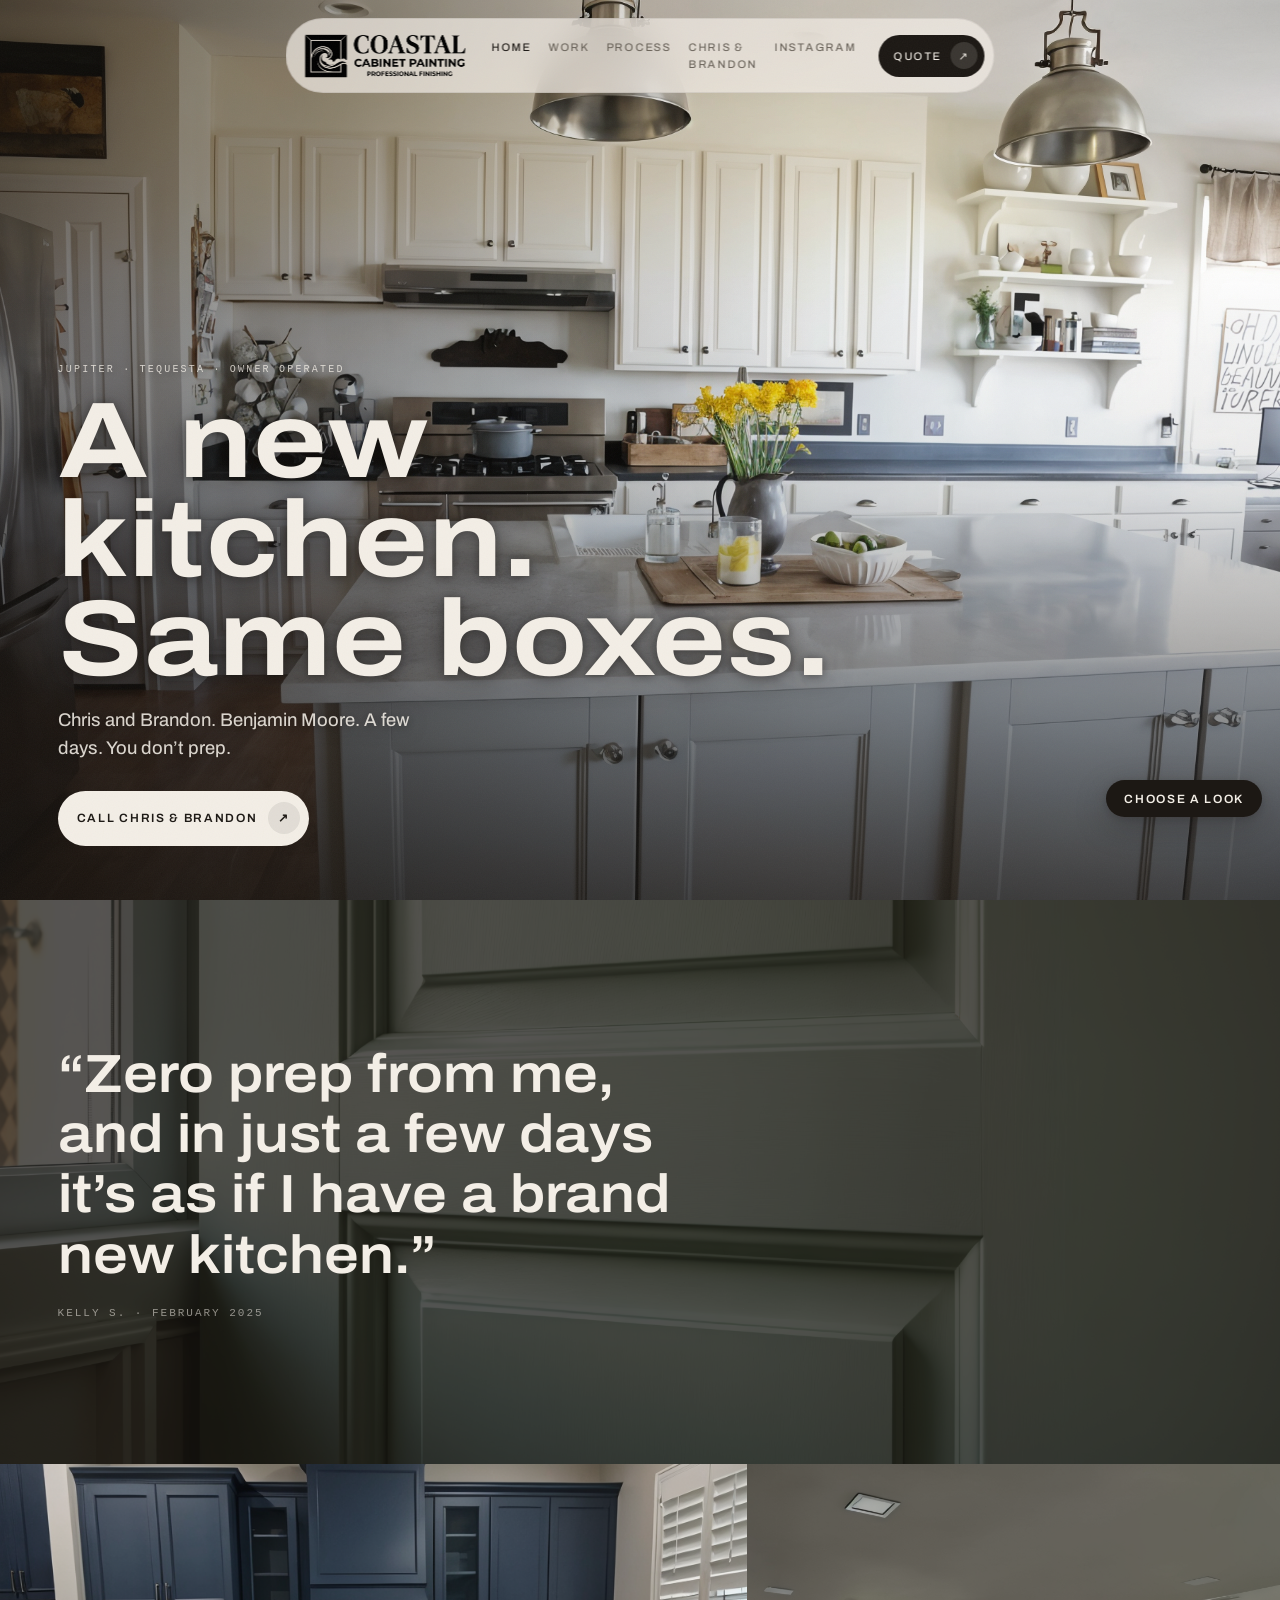
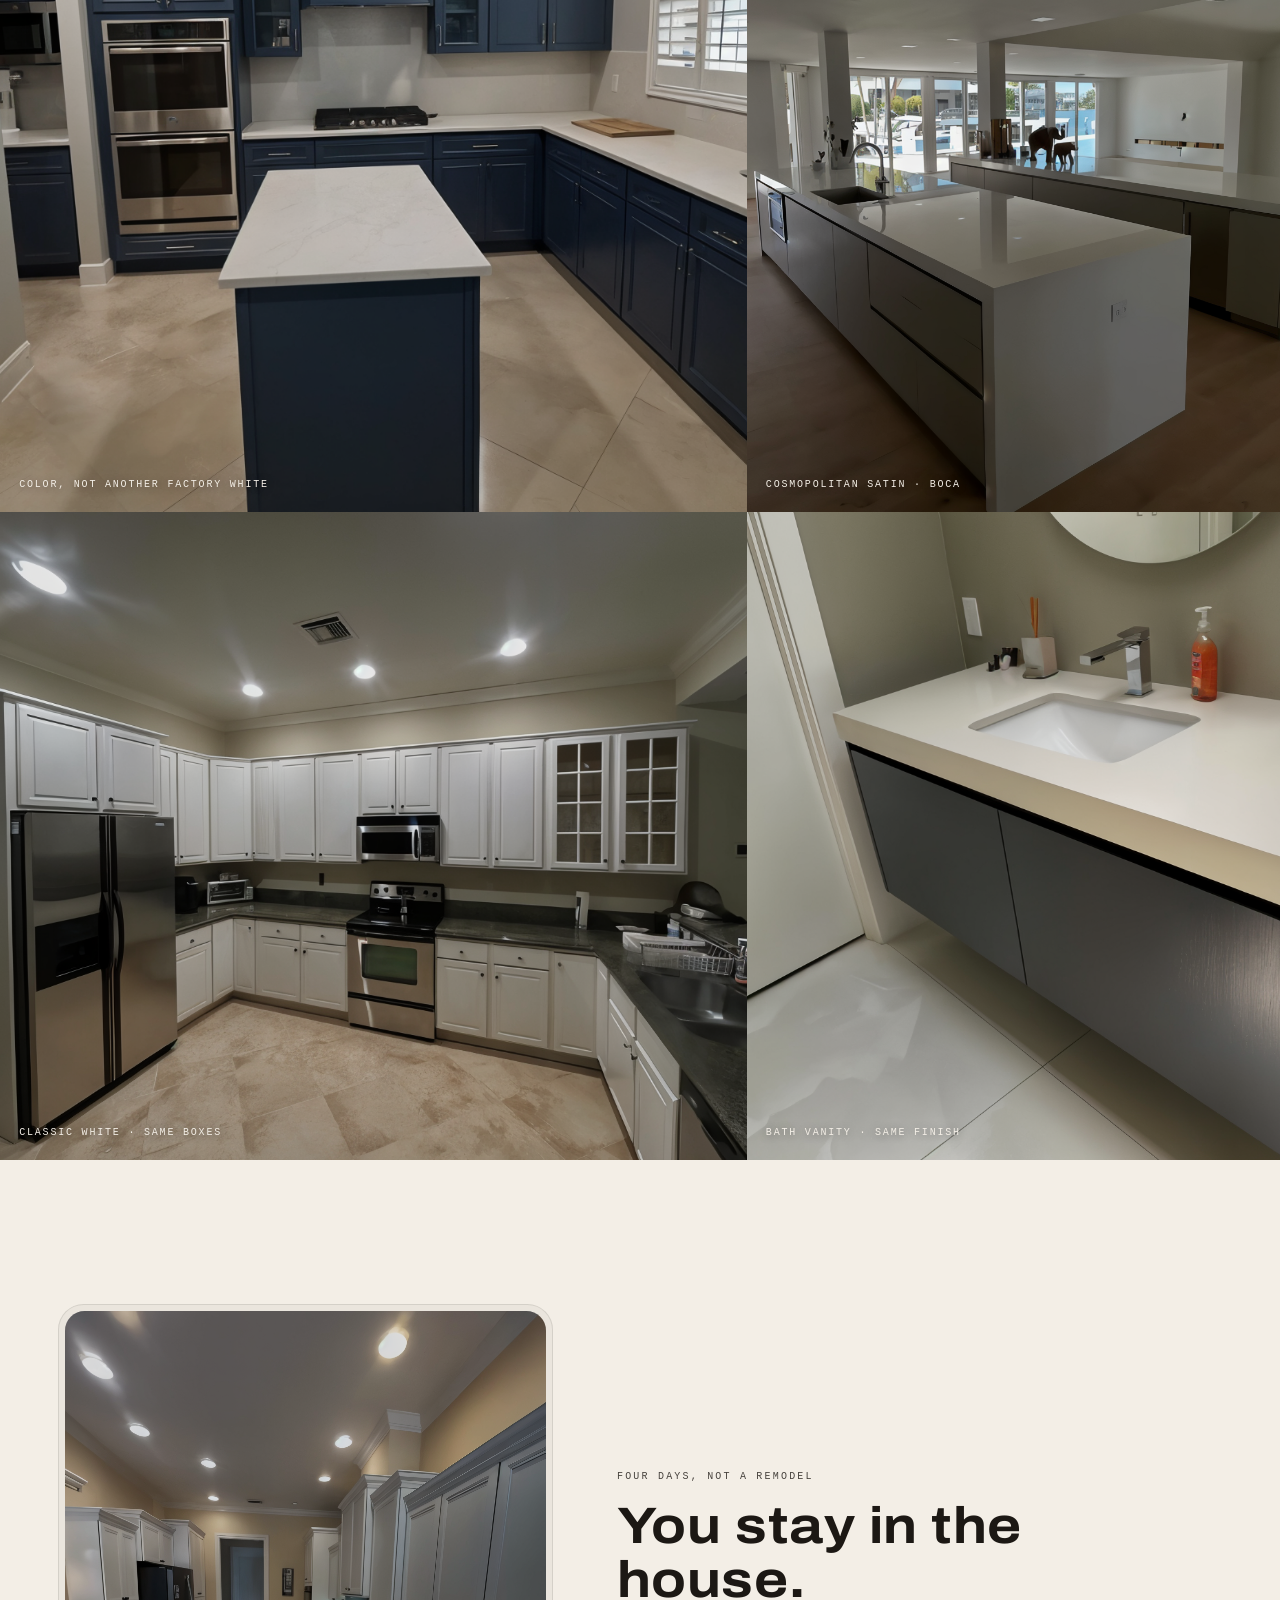
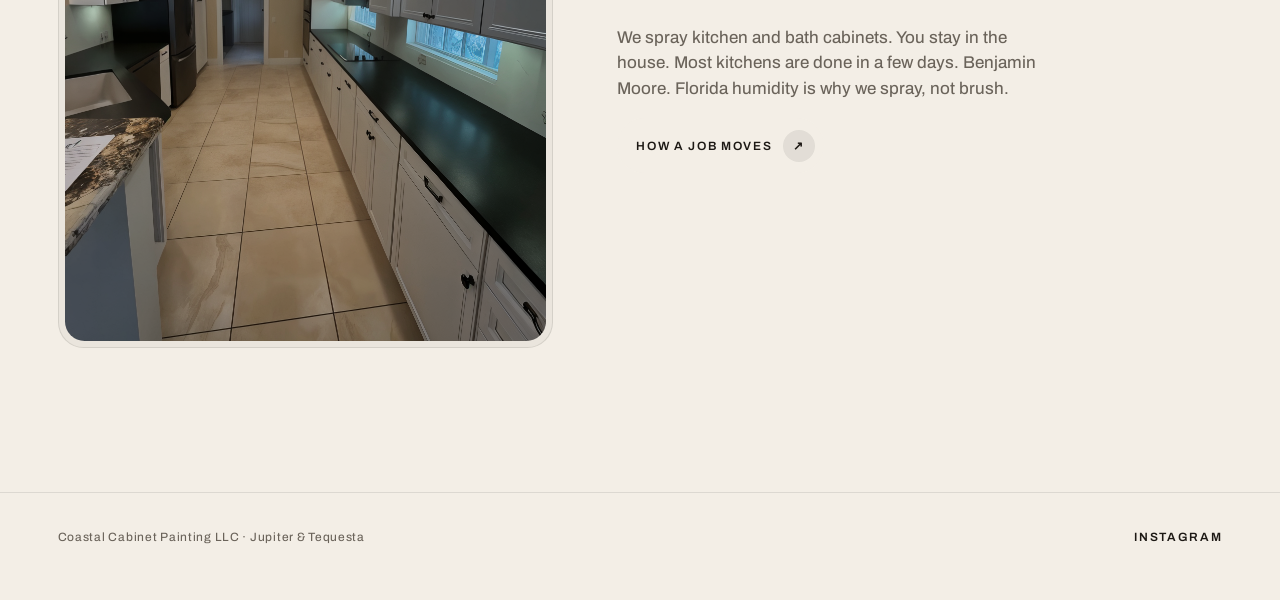
<file: index.html>
<!doctype html>
<html lang="en" data-layout="mosaic">
<head>
  <meta charset="utf-8">
  <meta name="viewport" content="width=device-width, initial-scale=1">
  <title>Coastal Cabinet Painting — Jupiter &amp; Tequesta</title>
  <meta name="description" content="Chris and Brandon refinish kitchen and bath cabinets in Jupiter and Tequesta. Owner-operated. Benjamin Moore. A few days, not a remodel.">
  <link rel="icon" href="assets/icon.png">
  <link rel="stylesheet" href="styles.css">
</head>
<body>
  <nav class="nav" aria-label="Primary">
    <a class="mark mark-wordmark" href="index.html"><img src="assets/logo-opts/canva-box-light.png" alt="">Coastal Cabinet Painting</a>
    <div class="nav-links">
      <a href="index.html" aria-current="page">Home</a>
      <a href="work.html">Work</a>
      <a href="process.html">Process</a>
      <a href="about.html">Chris &amp; Brandon</a>
      <a href="https://www.instagram.com/coastalcabinetpainting/" target="_blank" rel="noopener">Instagram</a>
    </div>
    <a class="nav-cta" href="contact.html">Quote <span>↗</span></a>
  </nav>

  <section class="hero bleed">
    <img src="assets/hero.jpg" alt="Two-tone kitchen island refinished by Coastal Cabinet Painting">
    <div class="hero-copy reveal">
      <div class="eyebrow">Jupiter · Tequesta · Owner operated</div>
      <h1>A new kitchen. Same boxes.</h1>
      <p class="lede">Chris and Brandon. Benjamin Moore. A few days. You don’t prep.</p>
      <a class="cta" href="tel:+14076172886">Call Chris &amp; Brandon <i>↗</i></a>
    </div>
  </section>

  <section class="band dark">
    <p class="pull">“Zero prep from me, and in just a few days it’s as if I have a brand new kitchen.”
      <cite>Kelly S. · February 2025</cite>
    </p>
  </section>

  <section class="gallery bleed">
    <a href="work.html">
      <img src="assets/work-2.jpg" alt="Navy kitchen cabinets">
      <span class="cap">Color, not another factory white</span>
    </a>
    <a href="work.html">
      <img src="assets/work-5.jpg" alt="Waterfront kitchen islands">
      <span class="cap">Cosmopolitan satin · Boca</span>
    </a>
    <a href="work.html">
      <img src="assets/work-3.jpg" alt="White kitchen after refinish">
      <span class="cap">Classic white · same boxes</span>
    </a>
    <a href="work.html">
      <img src="assets/work-4.jpg" alt="Painted bath vanity">
      <span class="cap">Bath vanity · same finish</span>
    </a>
  </section>

  <section class="split">
    <div class="bezel"><img src="assets/work-1.jpg" alt="Kitchen in progress"></div>
    <div>
      <div class="eyebrow">Four days, not a remodel</div>
      <h2>You stay in the house.</h2>
      <p>We spray kitchen and bath cabinets. You stay in the house. Most kitchens are done in a few days. Benjamin Moore. Florida humidity is why we spray, not brush.</p>
      <p><a class="cta" href="process.html">How a job moves <i>↗</i></a></p>
    </div>
  </section>

      <footer class="site">
    <span>Coastal Cabinet Painting LLC · Jupiter &amp; Tequesta</span>
    <span><a href="https://www.instagram.com/coastalcabinetpainting/" target="_blank" rel="noopener">Instagram</a></span>
  </footer>
  <script src="picker.js?v=hold-line"></script>

<div class="sticky-bar quote-primary"><a class="sticky-estimate" href="contact.html"><span>Quote</span></a><a class="sticky-call-btn" href="tel:+14076172886"><span class="sticky-call-label">Call Chris &amp; Brandon</span><span class="sticky-call-num">(407) 617-2886</span></a></div>
</body>
</html>
</file>
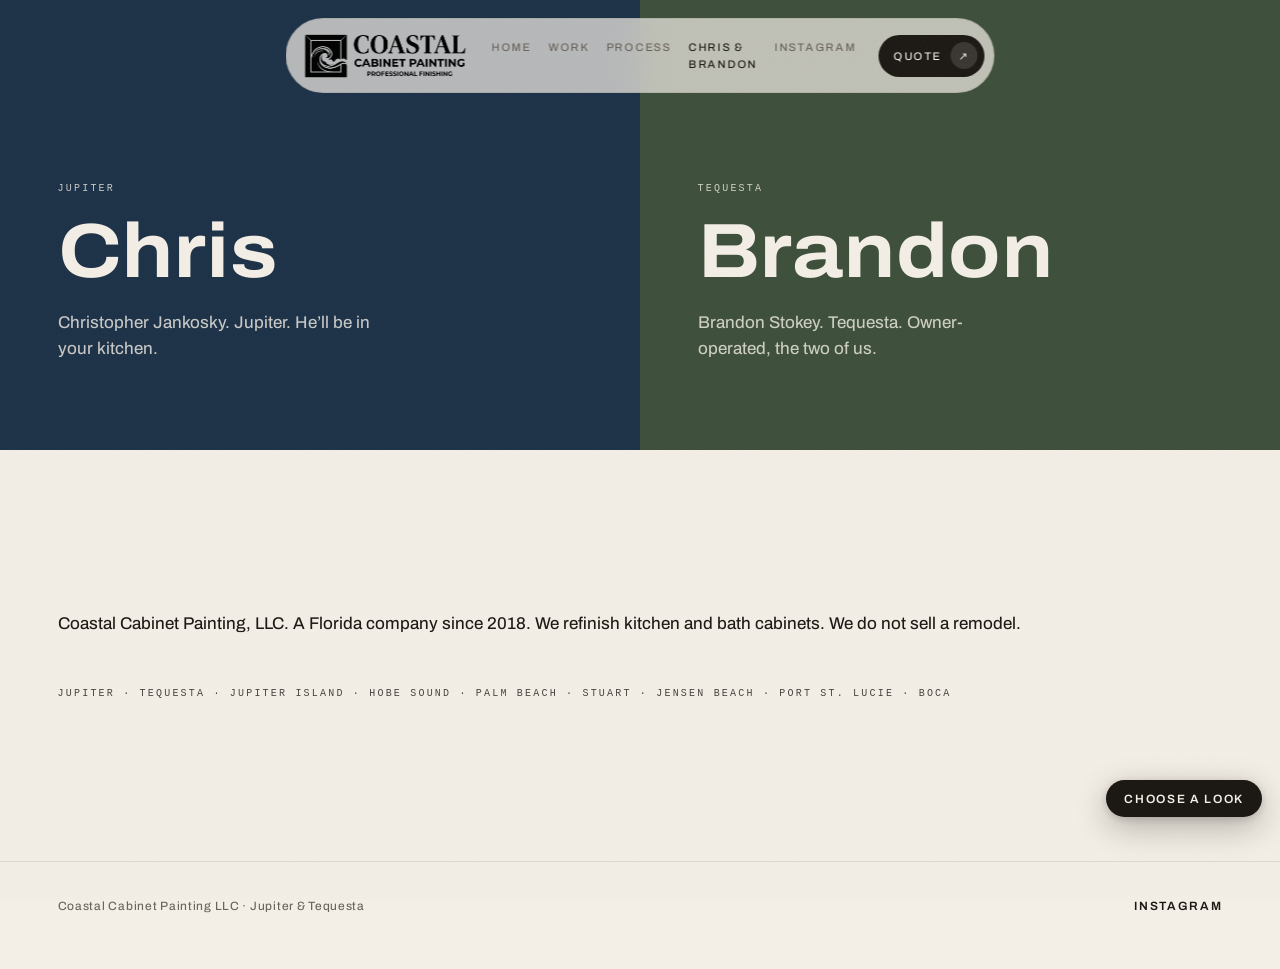
<file: about.html>
<!doctype html>
<html lang="en">
<head>
  <meta charset="utf-8">
  <meta name="viewport" content="width=device-width, initial-scale=1">
  <title>Chris &amp; Brandon — Coastal Cabinet Painting</title>
  <link rel="icon" href="assets/icon.png">
  <link rel="stylesheet" href="styles.css">
</head>
<body>
  <nav class="nav">
    <a class="mark mark-wordmark" href="index.html"><img src="assets/logo-opts/canva-box-light.png" alt="">Coastal Cabinet Painting</a>
    <div class="nav-links">
      <a href="index.html">Home</a>
      <a href="work.html">Work</a>
      <a href="process.html">Process</a>
      <a href="about.html" aria-current="page">Chris &amp; Brandon</a>
      <a href="https://www.instagram.com/coastalcabinetpainting/" target="_blank" rel="noopener">Instagram</a>
    </div>
    <a class="nav-cta" href="contact.html">Quote <span>↗</span></a>
  </nav>

  <div class="names">
    <article>
      <div class="eyebrow">Jupiter</div>
      <h2>Chris</h2>
      <p>Christopher Jankosky. Jupiter. He’ll be in your kitchen.</p>
    </article>
    <article>
      <div class="eyebrow">Tequesta</div>
      <h2>Brandon</h2>
      <p>Brandon Stokey. Tequesta. Owner-operated, the two of us.</p>
    </article>
  </div>

  <section class="band">
    <p>Coastal Cabinet Painting, LLC. A Florida company since 2018. We refinish kitchen and bath cabinets. We do not sell a remodel.</p>
    <p class="eyebrow" style="margin-top:2rem">Jupiter · Tequesta · Jupiter Island · Hobe Sound · Palm Beach · Stuart · Jensen Beach · Port St. Lucie · Boca</p>
  </section>

      <footer class="site">
    <span>Coastal Cabinet Painting LLC · Jupiter &amp; Tequesta</span>
    <span><a href="https://www.instagram.com/coastalcabinetpainting/" target="_blank" rel="noopener">Instagram</a></span>
  </footer>
  <script src="picker.js?v=hold-line"></script>

<div class="sticky-bar quote-primary"><a class="sticky-estimate" href="contact.html"><span>Quote</span></a><a class="sticky-call-btn" href="tel:+14076172886"><span class="sticky-call-label">Call Chris &amp; Brandon</span><span class="sticky-call-num">(407) 617-2886</span></a></div>
</body>
</html>
</file>
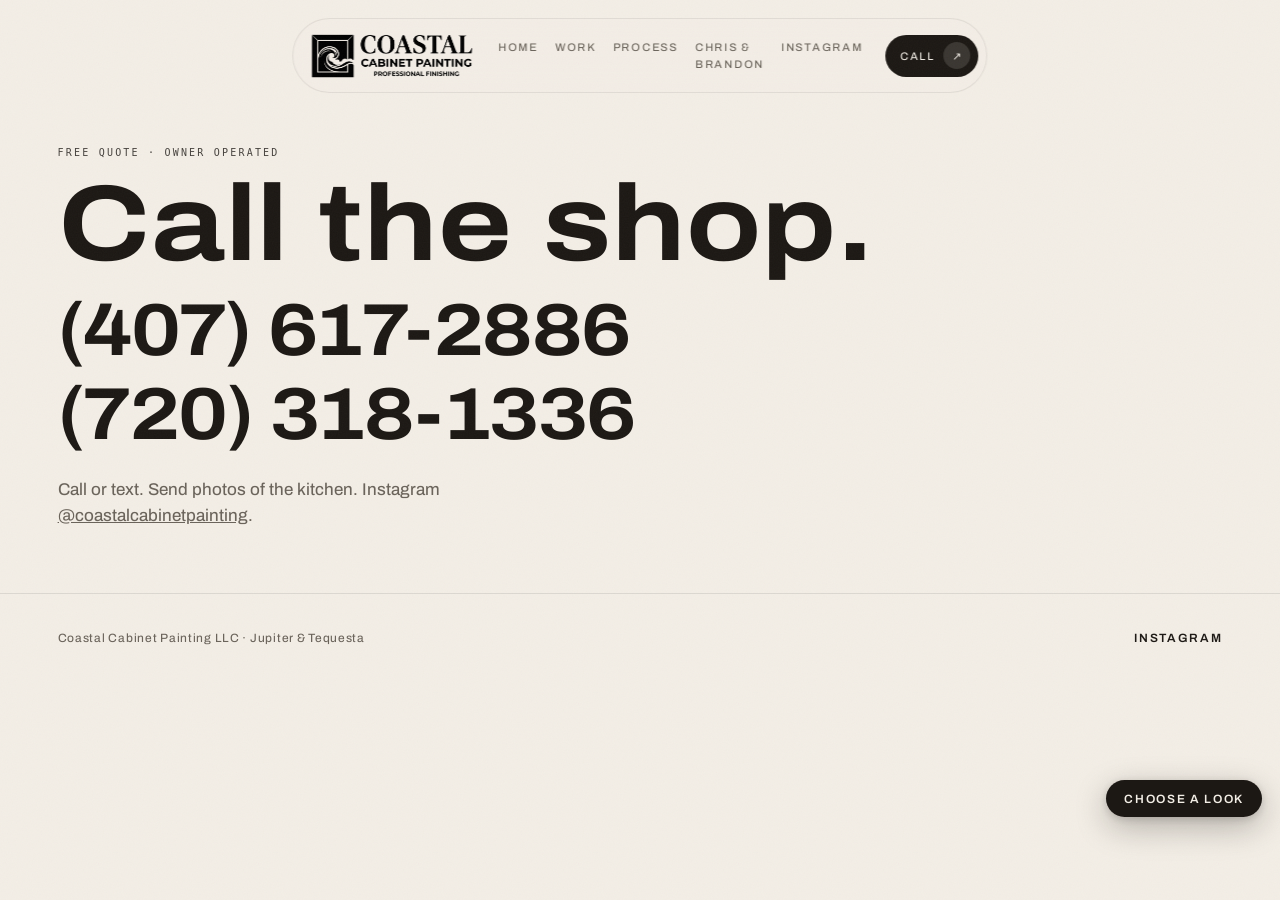
<file: contact.html>
<!doctype html>
<html lang="en">
<head>
  <meta charset="utf-8">
  <meta name="viewport" content="width=device-width, initial-scale=1">
  <title>Contact — Coastal Cabinet Painting</title>
  <link rel="icon" href="assets/icon.png">
  <link rel="stylesheet" href="styles.css">
</head>
<body>
  <nav class="nav">
    <a class="mark mark-wordmark" href="index.html"><img src="assets/logo-opts/canva-box-light.png" alt="">Coastal Cabinet Painting</a>
    <div class="nav-links">
      <a href="index.html">Home</a>
      <a href="work.html">Work</a>
      <a href="process.html">Process</a>
      <a href="about.html">Chris &amp; Brandon</a>
      <a href="https://www.instagram.com/coastalcabinetpainting/" target="_blank" rel="noopener">Instagram</a>
    </div>
    <a class="nav-cta" href="tel:+14076172886">Call <span>↗</span></a>
  </nav>

  <header class="page-hero">
    <div class="eyebrow">Free quote · owner operated</div>
    <h1>Call the shop.</h1>
    <a class="phone" href="tel:+14076172886">(407) 617-2886</a>
    <a class="phone" href="tel:+17203181336">(720) 318-1336</a>
    <p style="color:var(--muted); max-width:42ch; margin-top:1.5rem">Call or text. Send photos of the kitchen. Instagram <a href="https://www.instagram.com/coastalcabinetpainting/">@coastalcabinetpainting</a>.</p>
  </header>

      <footer class="site">
    <span>Coastal Cabinet Painting LLC · Jupiter &amp; Tequesta</span>
    <span><a href="https://www.instagram.com/coastalcabinetpainting/" target="_blank" rel="noopener">Instagram</a></span>
  </footer>
  <script src="picker.js?v=hold-line"></script>

<div class="sticky-bar quote-primary"><a class="sticky-estimate" href="contact.html"><span>Quote</span></a><a class="sticky-call-btn" href="tel:+14076172886"><span class="sticky-call-label">Call Chris &amp; Brandon</span><span class="sticky-call-num">(407) 617-2886</span></a></div>
</body>
</html>
</file>
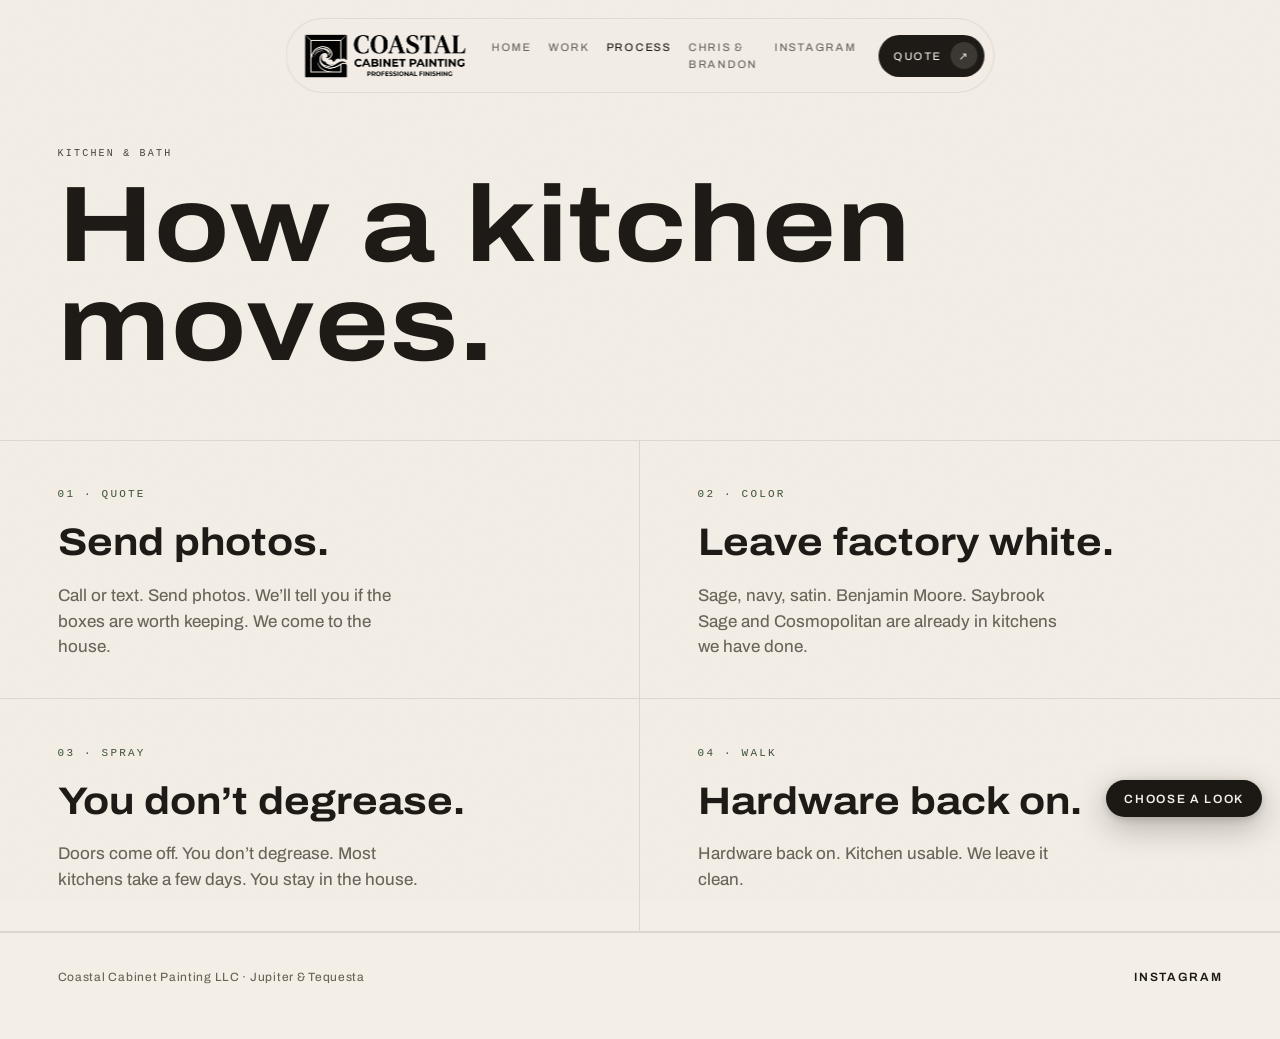
<file: process.html>
<!doctype html>
<html lang="en">
<head>
  <meta charset="utf-8">
  <meta name="viewport" content="width=device-width, initial-scale=1">
  <title>Process — Coastal Cabinet Painting</title>
  <link rel="icon" href="assets/icon.png">
  <link rel="stylesheet" href="styles.css">
</head>
<body>
  <nav class="nav">
    <a class="mark mark-wordmark" href="index.html"><img src="assets/logo-opts/canva-box-light.png" alt="">Coastal Cabinet Painting</a>
    <div class="nav-links">
      <a href="index.html">Home</a>
      <a href="work.html">Work</a>
      <a href="process.html" aria-current="page">Process</a>
      <a href="about.html">Chris &amp; Brandon</a>
      <a href="https://www.instagram.com/coastalcabinetpainting/" target="_blank" rel="noopener">Instagram</a>
    </div>
    <a class="nav-cta" href="contact.html">Quote <span>↗</span></a>
  </nav>

  <header class="page-hero">
    <div class="eyebrow">Kitchen &amp; bath</div>
    <h1>How a kitchen moves.</h1>
  </header>

  <section class="steps">
    <article class="step">
      <em>01 · Quote</em>
      <h3>Send photos.</h3>
      <p>Call or text. Send photos. We’ll tell you if the boxes are worth keeping. We come to the house.</p>
    </article>
    <article class="step">
      <em>02 · Color</em>
      <h3>Leave factory white.</h3>
      <p>Sage, navy, satin. Benjamin Moore. Saybrook Sage and Cosmopolitan are already in kitchens we have done.</p>
    </article>
    <article class="step">
      <em>03 · Spray</em>
      <h3>You don’t degrease.</h3>
      <p>Doors come off. You don’t degrease. Most kitchens take a few days. You stay in the house.</p>
    </article>
    <article class="step">
      <em>04 · Walk</em>
      <h3>Hardware back on.</h3>
      <p>Hardware back on. Kitchen usable. We leave it clean.</p>
    </article>
  </section>

      <footer class="site">
    <span>Coastal Cabinet Painting LLC · Jupiter &amp; Tequesta</span>
    <span><a href="https://www.instagram.com/coastalcabinetpainting/" target="_blank" rel="noopener">Instagram</a></span>
  </footer>
  <script src="picker.js?v=hold-line"></script>

<div class="sticky-bar quote-primary"><a class="sticky-estimate" href="contact.html"><span>Quote</span></a><a class="sticky-call-btn" href="tel:+14076172886"><span class="sticky-call-label">Call Chris &amp; Brandon</span><span class="sticky-call-num">(407) 617-2886</span></a></div>
</body>
</html>
</file>
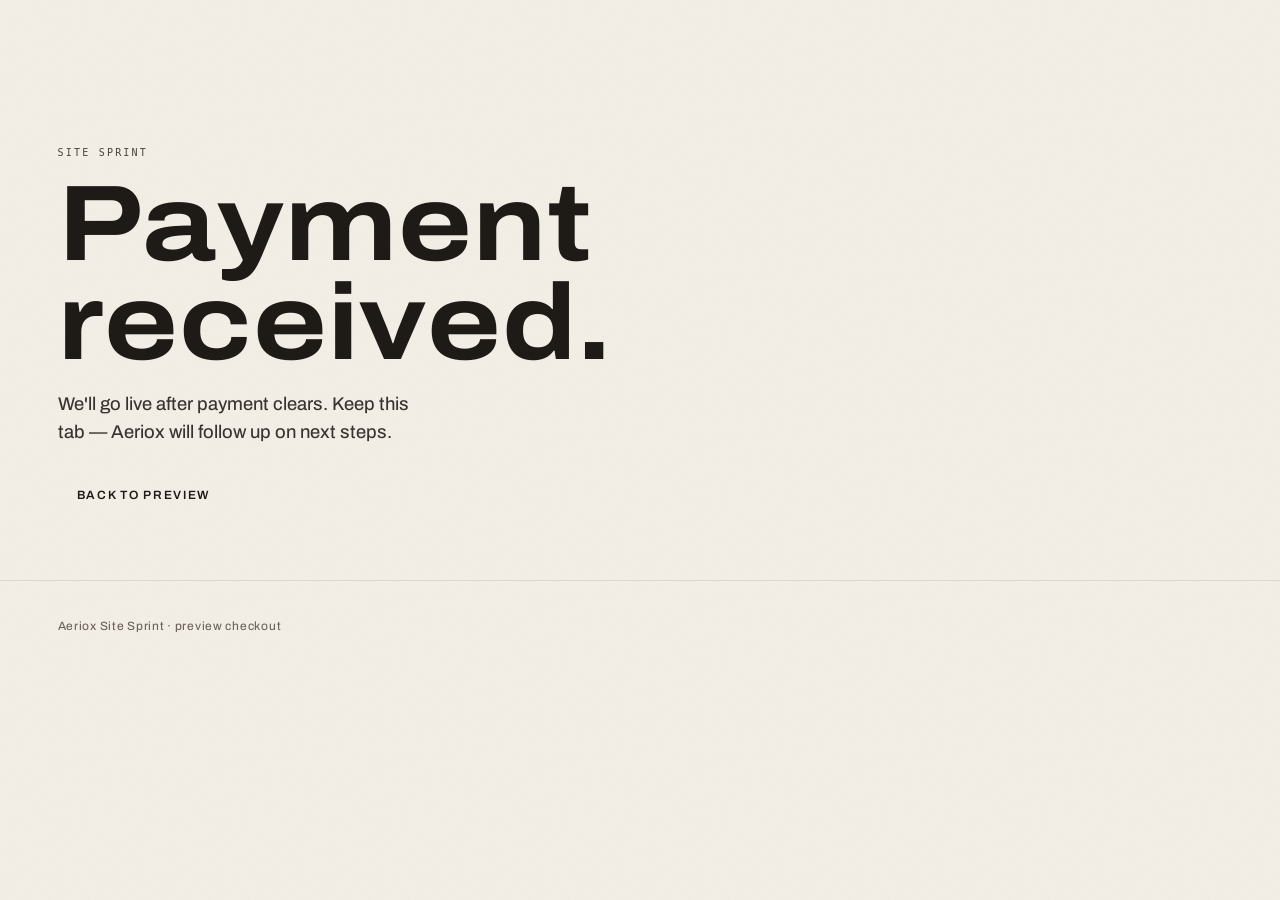
<file: thanks.html>
<!doctype html>
<html lang="en">
<head>
  <meta charset="utf-8">
  <meta name="viewport" content="width=device-width, initial-scale=1">
  <title>Payment received — Aeriox Site Sprint</title>
  <link rel="stylesheet" href="styles.css">
</head>
<body>
  <header class="page-hero">
    <div class="eyebrow">Site Sprint</div>
    <h1>Payment received.</h1>
    <p class="lede">We'll go live after payment clears. Keep this tab — Aeriox will follow up on next steps.</p>
    <p><a class="cta" href="index.html">Back to preview</a></p>
  </header>
  <footer class="site"><span>Aeriox Site Sprint · preview checkout</span></footer>
<div class="sticky-bar quote-primary"><a class="sticky-estimate" href="contact.html"><span>Quote</span></a><a class="sticky-call-btn" href="tel:+14076172886"><span class="sticky-call-label">Call Chris &amp; Brandon</span><span class="sticky-call-num">(407) 617-2886</span></a></div>
</body>
</html>
</file>
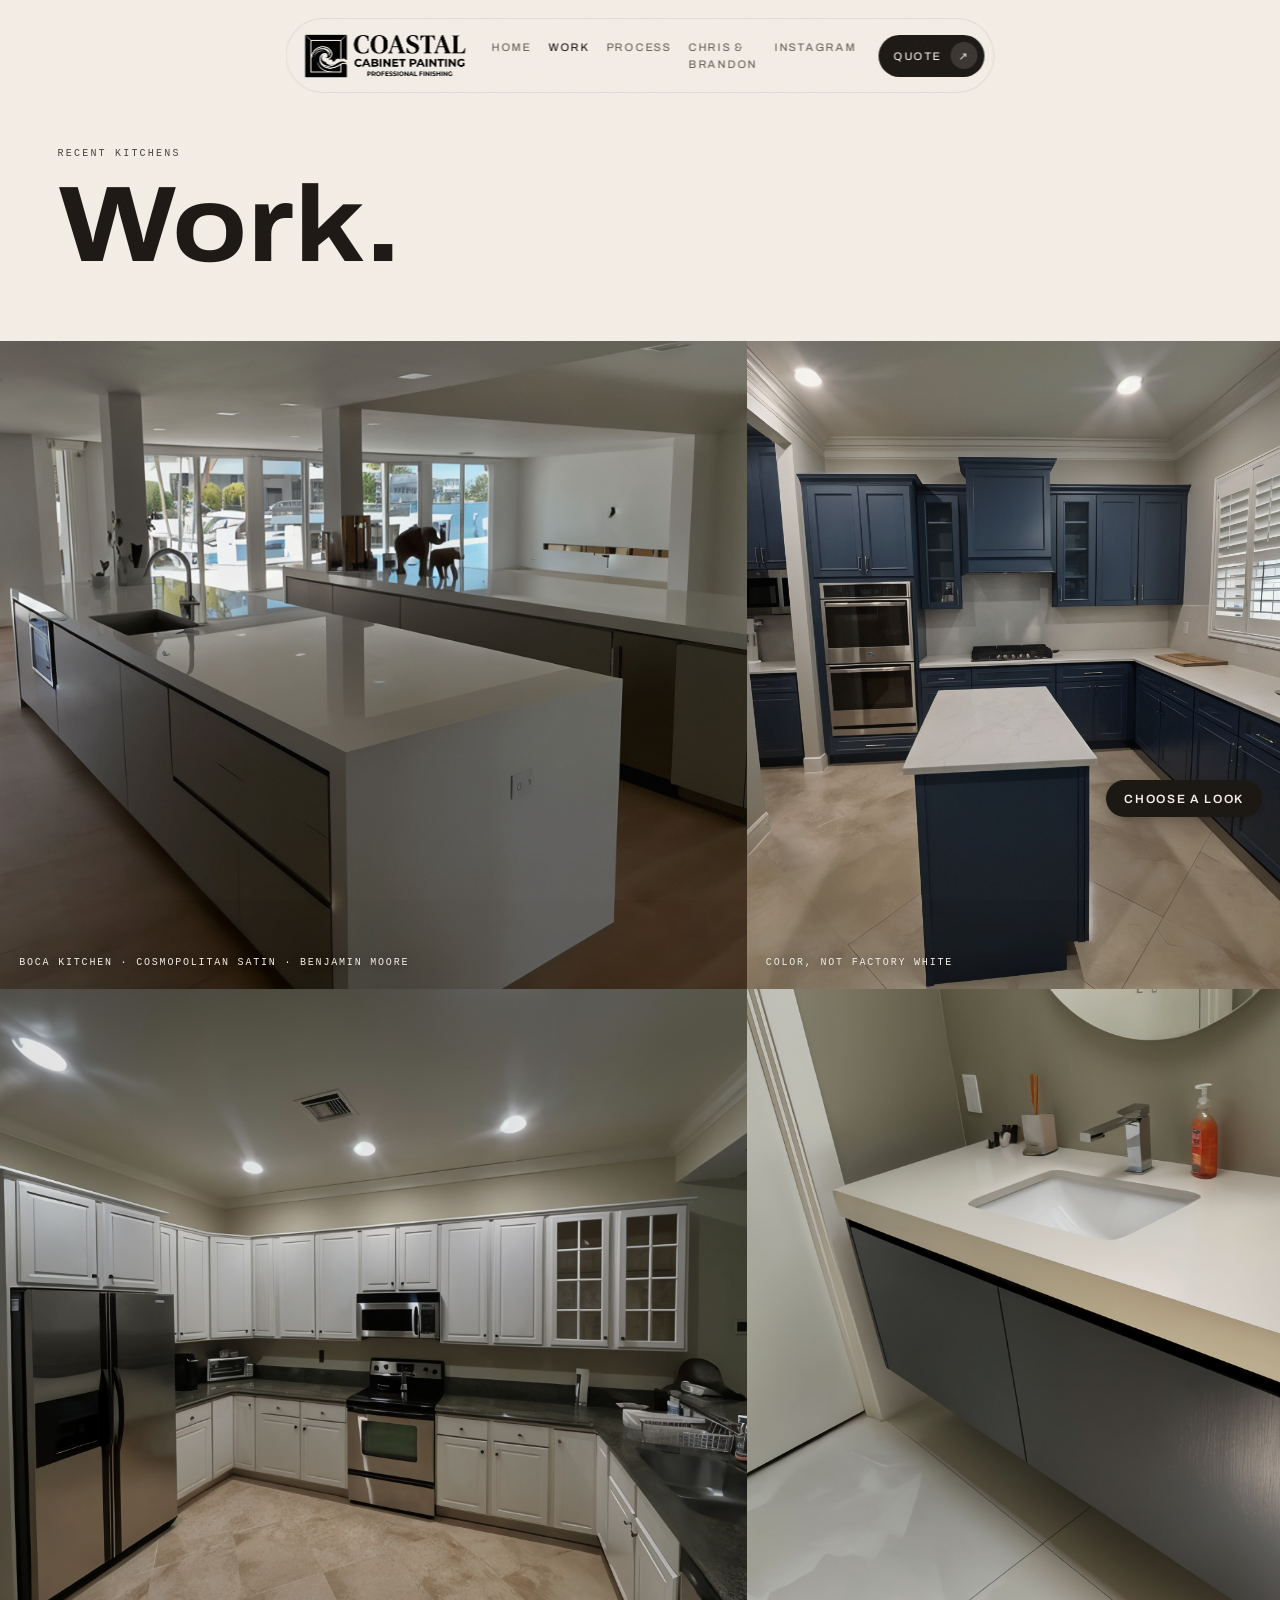
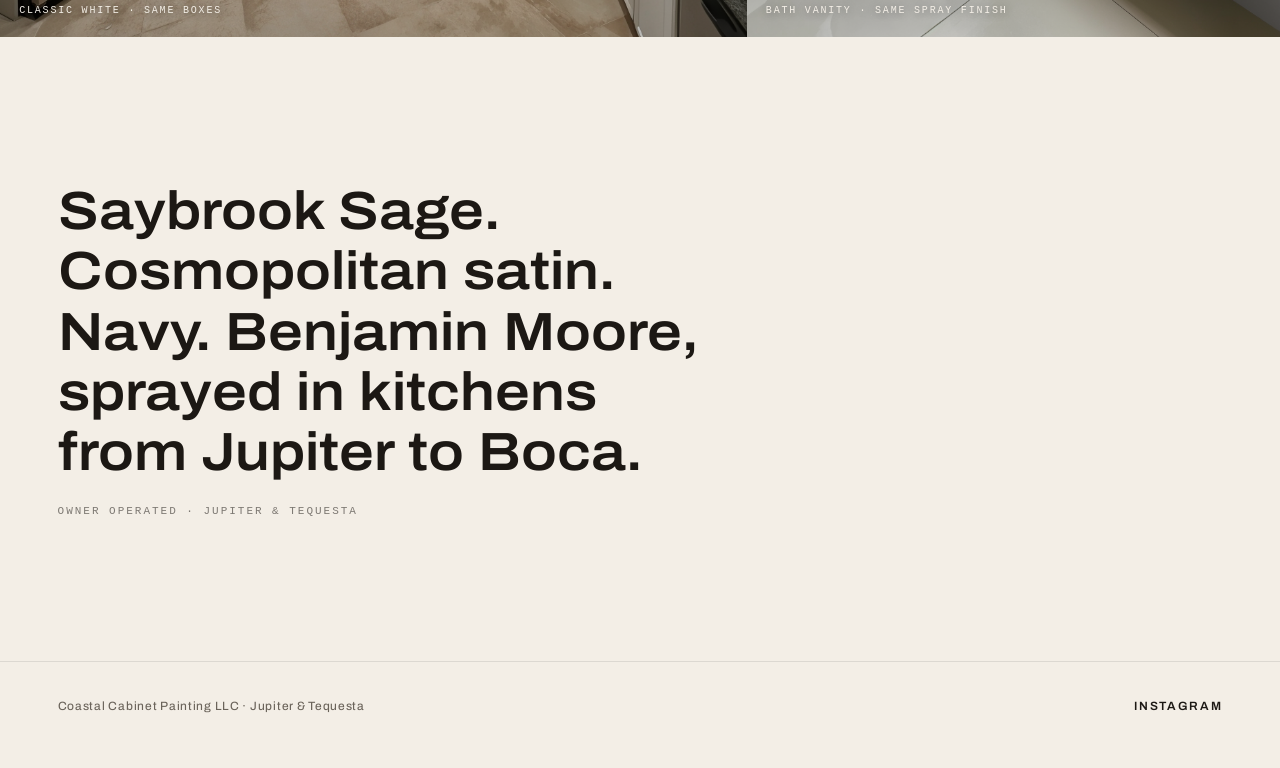
<file: work.html>
<!doctype html>
<html lang="en" data-layout="mosaic">
<head>
  <meta charset="utf-8">
  <meta name="viewport" content="width=device-width, initial-scale=1">
  <title>Work — Coastal Cabinet Painting</title>
  <link rel="icon" href="assets/icon.png">
  <link rel="stylesheet" href="styles.css">
</head>
<body>
  <nav class="nav">
    <a class="mark mark-wordmark" href="index.html"><img src="assets/logo-opts/canva-box-light.png" alt="">Coastal Cabinet Painting</a>
    <div class="nav-links">
      <a href="index.html">Home</a>
      <a href="work.html" aria-current="page">Work</a>
      <a href="process.html">Process</a>
      <a href="about.html">Chris &amp; Brandon</a>
      <a href="https://www.instagram.com/coastalcabinetpainting/" target="_blank" rel="noopener">Instagram</a>
    </div>
    <a class="nav-cta" href="contact.html">Quote <span>↗</span></a>
  </nav>

  <header class="page-hero">
    <div class="eyebrow">Recent kitchens</div>
    <h1>Work.</h1>
  </header>

  <section class="gallery bleed">
    <figure>
      <img src="assets/work-5.jpg" alt="Waterfront kitchen">
      <figcaption>Boca kitchen · Cosmopolitan satin · Benjamin Moore</figcaption>
    </figure>
    <figure>
      <img src="assets/work-2.jpg" alt="Navy cabinets">
      <figcaption>Color, not factory white</figcaption>
    </figure>
    <figure>
      <img src="assets/work-3.jpg" alt="White kitchen">
      <figcaption>Classic white · same boxes</figcaption>
    </figure>
    <figure>
      <img src="assets/work-4.jpg" alt="Bath vanity">
      <figcaption>Bath vanity · same spray finish</figcaption>
    </figure>
  </section>

  <section class="band">
    <p class="pull" style="color:var(--fg)">Saybrook Sage. Cosmopolitan satin. Navy. Benjamin Moore, sprayed in kitchens from Jupiter to Boca.
      <cite>Owner operated · Jupiter &amp; Tequesta</cite>
    </p>
  </section>

      <footer class="site">
    <span>Coastal Cabinet Painting LLC · Jupiter &amp; Tequesta</span>
    <span><a href="https://www.instagram.com/coastalcabinetpainting/" target="_blank" rel="noopener">Instagram</a></span>
  </footer>
  <script src="picker.js?v=hold-line"></script>

<div class="sticky-bar quote-primary"><a class="sticky-estimate" href="contact.html"><span>Quote</span></a><a class="sticky-call-btn" href="tel:+14076172886"><span class="sticky-call-label">Call Chris &amp; Brandon</span><span class="sticky-call-num">(407) 617-2886</span></a></div>
</body>
</html>
</file>
<file: styles.css>
@import url("https://fonts.googleapis.com/css2?family=Archivo:wdth,wght@100..125,400..800&family=Fraunces:opsz,wght@9..144,400..700&family=Newsreader:opsz,wght@6..72,400..800&family=Syne:wght@400..800&display=swap");

:root {
  --bg: #f3eee6;
  --fg: #1c1814;
  --muted: #6a635a;
  --line: rgba(28, 24, 20, 0.1);
  --accent: #3d4f3a;
  --ondark: #f3eee6;
  --dark: #161310;
  --navy: #1c3147;
  --font: Archivo, sans-serif;
  --ease: cubic-bezier(0.32, 0.72, 0, 1);
  --shell-px: clamp(1.4rem, 4.5vw, 4.5rem);
  --section-y: clamp(5.5rem, 12vw, 9rem);
}
* { box-sizing: border-box; }
html, body { margin: 0; padding: 0; }
html { background: var(--bg); }
body {
  background: var(--bg);
  color: var(--fg);
  font-family: var(--font);
  font-size: 17px;
  line-height: 1.5;
  font-weight: 450;
}
body::after {
  content: "";
  position: fixed; inset: 0;
  pointer-events: none;
  z-index: 40;
  opacity: 0.035;
  background-image: url("data:image/svg+xml,%3Csvg xmlns='http://www.w3.org/2000/svg' width='160' height='160'%3E%3Cfilter id='n'%3E%3CfeTurbulence type='fractalNoise' baseFrequency='.8' numOctaves='4' stitchTiles='stitch'/%3E%3C/filter%3E%3Crect width='100%25' height='100%25' filter='url(%23n)'/%3E%3C/svg%3E");
}
a { color: inherit; }
img { max-width: 100%; display: block; }
.shell {
  width: 100%;
  padding-inline: var(--shell-px);
}
.bleed {
  width: 100vw;
  margin-inline: calc(50% - 50vw);
}

/* island nav */
.nav {
  position: fixed;
  top: 1.15rem;
  left: 50%;
  transform: translateX(-50%);
  z-index: 30;
  display: flex;
  align-items: center;
  gap: 1.4rem;
  padding: 0.65rem 0.55rem 0.65rem 1.15rem;
  border-radius: 999px;
  background: rgba(243, 238, 230, 0.72);
  border: 1px solid rgba(28, 24, 20, 0.08);
  backdrop-filter: blur(16px);
  -webkit-backdrop-filter: blur(16px);
}
.mark {
  display: inline-flex;
  align-items: center;
  gap: 0.55rem;
  font-family: var(--font);
  font-stretch: 112%;
  font-weight: 700;
  font-size: 11px;
  letter-spacing: 0.08em;
  text-transform: uppercase;
  text-decoration: none;
  white-space: normal;
  line-height: 1.15;
  max-width: 11.5rem;
  color: var(--fg);
}
.mark img { width: auto; height: 28px; max-height: 28px; max-width: 56px; object-fit: contain; }

.mark.mark-wordmark { font-size: 0; gap: 0; max-width: 16rem; }
.mark.mark-wordmark img {
  height: 52px; /* was 40px */
  width: auto;
  max-width: 16rem;
  max-height: none;
  object-fit: contain;
}
@media (max-width: 768px) {
  .mark.mark-wordmark img { height: 44px; }
}

/* Lighthouse stacked brush lockup — taller than global wordmark */
.mark.mark-wordmark.mark-logo-lighthouse {
  max-width: 13rem;
}
.mark.mark-wordmark.mark-logo-lighthouse img {
  height: 64px;
  max-width: 13rem;
}
@media (max-width: 768px) {
  .mark.mark-wordmark.mark-logo-lighthouse img { height: 56px; }
}

html[data-nav="bar"] .nav {
  left: 0;
  right: 0;
  top: 0;
  transform: none;
  width: 100%;
  border-radius: 0;
  justify-content: space-between;
  padding-inline: var(--shell-px);
}

.nav-links { display: flex; gap: 1.05rem; }
.nav-links a {
  font-size: 11px;
  letter-spacing: 0.16em;
  text-transform: uppercase;
  text-decoration: none;
  color: var(--muted);
  transition: color 0.5s var(--ease);
}
.nav-links a[aria-current="page"], .nav-links a:hover { color: var(--fg); }
.nav-cta {
  display: inline-flex;
  align-items: center;
  gap: 0.55rem;
  padding: 0.45rem 0.45rem 0.45rem 0.95rem;
  border-radius: 999px;
  background: var(--fg);
  color: var(--ondark);
  text-decoration: none;
  font-family: var(--font);
  font-size: 11px;
  letter-spacing: 0.14em;
  text-transform: uppercase;
  transition: transform 0.45s var(--ease);
}
.nav-cta span {
  width: 1.7rem; height: 1.7rem; border-radius: 50%;
  background: rgba(243, 238, 230, 0.14);
  display: grid; place-items: center;
  transition: transform 0.5s var(--ease);
}
.nav-cta:hover { transform: scale(0.98); }
.nav-cta:hover span { transform: translate(2px, -1px) scale(1.05); }

.hero {
  position: relative;
  min-height: 100dvh;
  display: grid;
  align-items: end;
}
.hero img {
  position: absolute; inset: 0;
  width: 100%; height: 100%;
  object-fit: cover;
  z-index: 0;
}
.hero::before {
  content: "";
  position: absolute; inset: 0;
  z-index: 1;
  pointer-events: none;
  background: linear-gradient(
    90deg,
    rgba(22, 19, 16, 0.58) 0%,
    rgba(22, 19, 16, 0.34) 26%,
    rgba(22, 19, 16, 0.1) 48%,
    transparent 64%
  );
}
.hero::after {
  content: "";
  position: absolute; inset: 0;
  z-index: 1;
  pointer-events: none;
  background: linear-gradient(to top, rgba(22, 19, 16, 0.72) 0%, rgba(22, 19, 16, 0.08) 48%, transparent 70%);
}
.hero-copy {
  position: absolute;
  left: 0; right: 0; bottom: 0;
  z-index: 2;
  color: var(--ondark);
  padding: 0 var(--shell-px) 3.4rem;
  max-width: none;
}
.hero-copy h1 { max-width: 11ch; }
.hero-copy .lede { max-width: 36ch; }
.hero-copy h1,
.hero-copy .lede,
.hero-copy .eyebrow {
  text-shadow: 0 2px 28px rgba(22, 19, 16, 0.55), 0 1px 8px rgba(22, 19, 16, 0.4);
}
.eyebrow {
  display: inline-block;
  font-family: ui-monospace, "SF Mono", Menlo, monospace;
  font-size: 10px;
  letter-spacing: 0.22em;
  text-transform: uppercase;
  margin-bottom: 1rem;
  opacity: 0.8;
}
h1 {
  font-family: var(--font);
  font-stretch: 115%;
  font-weight: 700;
  font-size: clamp(3.2rem, 8.4vw, 7.4rem);
  letter-spacing: 0.01em;
  line-height: 0.92;
  margin: 0 0 1.1rem;
}
.lede { margin: 0 0 1.8rem; font-size: 1.15rem; max-width: 34ch; opacity: 0.88; }
.cta {
  display: inline-flex;
  align-items: center;
  gap: 0.65rem;
  padding: 0.7rem 0.55rem 0.7rem 1.2rem;
  border-radius: 999px;
  background: var(--ondark);
  color: var(--fg);
  text-decoration: none;
  font-family: var(--font);
  font-size: 12px;
  letter-spacing: 0.14em;
  text-transform: uppercase;
  font-weight: 600;
  transition: transform 0.45s var(--ease);
}
.cta i {
  width: 2rem; height: 2rem; border-radius: 50%;
  background: rgba(28, 24, 20, 0.08);
  display: grid; place-items: center;
  font-style: normal;
  transition: transform 0.5s var(--ease);
}
.cta:hover { transform: scale(0.98); }
.cta:hover i { transform: translate(2px, -1px); }

.band {
  padding-block: var(--section-y);
  padding-inline: var(--shell-px);
}
.band.dark {
  background: var(--dark);
  color: var(--ondark);
  position: relative;
  overflow: hidden;
}
.band.dark::before {
  content: "";
  position: absolute;
  inset: 0;
  background: url("assets/door-texture.jpg") center/cover no-repeat;
  opacity: 0.28;
  transform: scale(1.04);
}
.band.dark > * { position: relative; z-index: 1; }
.pull {
  font-stretch: 112%;
  font-weight: 600;
  font-size: clamp(1.8rem, 4.2vw, 3.4rem);
  line-height: 1.12;
  max-width: 18ch;
  margin: 0;
}
.pull cite {
  display: block;
  margin-top: 1.4rem;
  font-style: normal;
  font-family: ui-monospace, Menlo, monospace;
  font-size: 11px;
  letter-spacing: 0.18em;
  text-transform: uppercase;
  opacity: 0.55;
  font-weight: 400;
}

.gallery {
  display: grid;
  grid-template-columns: 1.4fr 1fr;
  gap: 0;
}
.gallery a, .gallery figure { margin: 0; position: relative; overflow: hidden; }
.gallery img {
  width: 100%;
  height: 72vh;
  min-height: 420px;
  object-fit: cover;
  object-position: center 70%;
  transform: scale(1.02);
  transition: transform 0.9s var(--ease);
}
.hero img { object-position: center 46%; }
.gallery a:hover img { transform: scale(1.06); }
.gallery figcaption, .gallery .cap {
  position: absolute;
  left: 1.2rem; bottom: 1.2rem;
  color: #f3eee6;
  font-family: ui-monospace, Menlo, monospace;
  font-size: 10px;
  letter-spacing: 0.18em;
  text-transform: uppercase;
  text-shadow: 0 1px 8px rgba(0,0,0,.4);
}

.bezel {
  background: rgba(28, 24, 20, 0.04);
  border: 1px solid var(--line);
  padding: 6px;
  border-radius: 1.6rem;
}
.bezel > * {
  border-radius: calc(1.6rem - 6px);
  overflow: hidden;
}

.split {
  display: grid;
  grid-template-columns: 0.9fr 1.1fr;
  gap: 4rem;
  align-items: center;
  padding-block: var(--section-y);
  padding-inline: var(--shell-px);
}
.split img { width: 100%; height: 70vh; object-fit: cover; }
.split p { max-width: 42ch; color: var(--muted); }
h2 {
  font-family: var(--font);
  font-stretch: 112%;
  font-weight: 700;
  font-size: clamp(2rem, 4vw, 3.2rem);
  letter-spacing: 0.01em;
  line-height: 1.05;
  margin: 0 0 1rem;
}

.steps {
  display: grid;
  grid-template-columns: 1fr 1fr;
  gap: 0;
  border-top: 1px solid var(--line);
}
.step {
  padding: 2.4rem var(--shell-px);
  border-bottom: 1px solid var(--line);
}
.step:nth-child(odd) { border-right: 1px solid var(--line); }
.step em {
  font-style: normal;
  font-family: ui-monospace, Menlo, monospace;
  font-size: 11px;
  letter-spacing: 0.2em;
  text-transform: uppercase;
  color: var(--accent);
}
.step h3 {
  font-stretch: 112%;
  font-size: clamp(1.6rem, 3vw, 2.4rem);
  margin: 0.6rem 0 0.7rem;
  font-weight: 700;
}
.step p { margin: 0; color: var(--muted); max-width: 36ch; }

.names {
  display: grid;
  grid-template-columns: 1fr 1fr;
  min-height: 50vh;
}
.names article {
  padding: 4.5rem var(--shell-px);
  display: flex;
  flex-direction: column;
  justify-content: flex-end;
}
.names article:first-child { background: var(--navy); color: var(--ondark); }
.names article:last-child { background: var(--accent); color: var(--ondark); }
.names h2 { font-size: clamp(2.4rem, 6vw, 5rem); margin: 0; }
.names p { opacity: 0.8; max-width: 32ch; }

.phone {
  font-stretch: 112%;
  font-weight: 700;
  font-size: clamp(2.2rem, 6vw, 4.6rem);
  letter-spacing: -0.02em;
  text-decoration: none;
  display: block;
  line-height: 1.05;
  margin: 0.4rem 0;
}
.page-hero {
  padding: calc(7rem + 2vw) var(--shell-px) 3rem;
}
.page-hero h1 { max-width: 12ch; }

footer.site {
  padding: 2.2rem var(--shell-px) 3.4rem;
  display: flex;
  justify-content: space-between;
  gap: 1rem;
  flex-wrap: wrap;
  font-size: 12px;
  letter-spacing: 0.06em;
  color: var(--muted);
  border-top: 1px solid var(--line);
}
footer.site a {
  color: var(--fg);
  text-decoration: none;
  letter-spacing: 0.14em;
  text-transform: uppercase;
  font-weight: 600;
}
footer.site a:hover { opacity: 0.6; }

.reveal {
  opacity: 0;
  transform: translateY(28px);
  animation: up 0.9s var(--ease) forwards;
}
@keyframes up { to { opacity: 1; transform: none; } }

@media (max-width: 768px) {
  .nav { width: calc(100% - 1.6rem); flex-wrap: wrap; justify-content: space-between; }
  .nav-links { flex-wrap: wrap; gap: 0.7rem; }
  .gallery, .split, .steps, .names { grid-template-columns: 1fr; }
  .gallery img, .split img { height: 52vh; min-height: 280px; }
  .step:nth-child(odd) { border-right: 0; }
  .hero-copy { padding-bottom: 3rem; }
}

/* look: tokens, layouts, picker */
:root {
  --font: Archivo, sans-serif;
  --p-bg: #f3eee6;
  --p-fg: #1c1814;
  --p-muted: #6a635a;
  --p-line: rgba(28, 24, 20, 0.1);
  --p-accent: #3d4f3a;
  --p-ondark: #f3eee6;
  --p-dark: #161310;
  --p-navy: #1c3147;
}
html[data-palette="cream"], html:not([data-palette]) {
  --p-bg: #f3eee6;
  --p-fg: #1c1814;
  --p-muted: #6a635a;
  --p-line: rgba(28, 24, 20, 0.1);
  --p-accent: #3d4f3a;
  --p-ondark: #f3eee6;
  --p-dark: #161310;
  --p-navy: #1c3147;
}
html[data-palette="harbor"] {
  --p-bg: #e8e4d9;
  --p-fg: #14202b;
  --p-muted: #5b6670;
  --p-line: rgba(20, 32, 43, 0.12);
  --p-accent: #1c3147;
  --p-ondark: #e8e4d9;
  --p-dark: #0f1a24;
  --p-navy: #1c3147;
}
html[data-palette="gulf"] {
  --p-bg: #f4efe6;
  --p-fg: #2a241c;
  --p-muted: #6e675c;
  --p-line: rgba(42, 36, 28, 0.12);
  --p-accent: #5c6b4a;
  --p-ondark: #f4efe6;
  --p-dark: #1e1a14;
  --p-navy: #3d4f3a;
}
html[data-palette="dune"] {
  --p-bg: #eceae6;
  --p-fg: #1a1a1a;
  --p-muted: #6a6a6a;
  --p-line: rgba(26, 26, 26, 0.12);
  --p-accent: #5a6e78;
  --p-ondark: #eceae6;
  --p-dark: #121212;
  --p-navy: #2c3a42;
}
html[data-palette] {
  --bg: var(--p-bg);
  --fg: var(--p-fg);
  --muted: var(--p-muted);
  --line: var(--p-line);
  --accent: var(--p-accent);
  --ondark: var(--p-ondark);
  --dark: var(--p-dark);
  --navy: var(--p-navy);
}
html[data-theme="dark"] {
  --bg: var(--p-dark);
  --fg: var(--p-ondark);
  --muted: color-mix(in srgb, var(--p-ondark) 62%, var(--p-dark));
  --line: color-mix(in srgb, var(--p-ondark) 16%, transparent);
  --ondark: var(--p-ondark);
  --dark: var(--p-dark);
  --accent: var(--p-accent);
  --navy: var(--p-navy);
}
html[data-font="archivo"], html:not([data-font]) { --font: Archivo, "Helvetica Neue", sans-serif; }
html[data-font="fraunces"] { --font: Fraunces, "Iowan Old Style", Georgia, serif; }
html[data-font="syne"] { --font: Syne, "Avenir Next", sans-serif; }
html[data-font="newsreader"] { --font: Newsreader, "Iowan Old Style", Georgia, serif; }

html[data-theme="dark"] .nav {
  background: color-mix(in srgb, var(--p-dark) 72%, transparent);
  border-color: var(--line);
}
html[data-palette]:not([data-palette="cream"]) .nav {
  background: color-mix(in srgb, var(--bg) 72%, transparent);
  border-color: var(--line);
}
html[data-theme="dark"] .nav-cta {
  background: var(--fg);
  color: var(--bg);
}
html[data-theme="dark"] .nav-cta span {
  background: color-mix(in srgb, var(--bg) 16%, transparent);
}
html[data-theme="dark"] .cta {
  color: var(--p-dark);
}
html[data-theme="dark"] .cta i {
  background: color-mix(in srgb, var(--p-dark) 10%, transparent);
}

/* editorial */
html[data-layout="editorial"] {
  --section-y: clamp(7rem, 16vw, 11rem);
  --shell-px: clamp(1.8rem, 7vw, 6.5rem);
}
html[data-layout="editorial"] body { font-size: 18px; line-height: 1.6; }
html[data-layout="editorial"] .hero-copy {
  max-width: 28rem;
  right: auto;
  padding-bottom: 4.2rem;
}
html[data-layout="editorial"][data-nav="bar"] .hero-copy {
  top: 4.75rem;
  bottom: 0;
  max-height: none;
  padding-top: 0.9rem;
  display: flex;
  flex-direction: column;
}
html[data-layout="editorial"][data-nav="bar"] .hero-copy .cta {
  margin-top: auto;
}
html[data-layout="editorial"] .hero-copy h1,
html[data-layout="editorial"] .hero-copy .lede { max-width: none; }
html[data-layout="editorial"] .gallery {
  grid-template-columns: 1fr 1fr;
  gap: 1.25rem;
  padding: 0 var(--shell-px);
  width: auto;
  margin-inline: 0;
}
html[data-layout="editorial"] .gallery img {
  height: 56vh;
  min-height: 320px;
}
html[data-layout="editorial"] .split {
  gap: 5.5rem;
}
html[data-layout="editorial"] .split p,
html[data-layout="editorial"] .step p { max-width: 38ch; }
html[data-layout="editorial"] .page-hero { padding-top: calc(8.5rem + 2vw); }
html[data-layout="editorial"] .steps { gap: 0; }
html[data-layout="editorial"] .step { padding-block: 3.2rem; }

/* magazine */
html[data-layout="magazine"] body { font-size: 16px; }
html[data-layout="magazine"] h1 {
  font-size: clamp(3.8rem, 10vw, 9rem);
}
html[data-layout="magazine"] .hero-copy { padding-bottom: 2.4rem; }
html[data-layout="magazine"] .gallery {
  grid-template-columns: 1fr 1fr 1fr;
  gap: 4px;
}
html[data-layout="magazine"] .gallery img {
  height: 48vh;
  min-height: 280px;
}
html[data-layout="magazine"] .split {
  display: grid;
  grid-template-columns: 1fr;
  gap: 0;
  padding: 0;
  position: relative;
}
html[data-layout="magazine"] .split .bezel {
  background: none;
  border: 0;
  padding: 0;
  border-radius: 0;
}
html[data-layout="magazine"] .split .bezel > * { border-radius: 0; }
html[data-layout="magazine"] .split img {
  height: 88vh;
  width: 100%;
}
html[data-layout="magazine"] .split > div:last-child {
  position: absolute;
  left: 0; right: 0; bottom: 0;
  z-index: 2;
  padding: 3rem var(--shell-px);
  color: var(--ondark);
  background: linear-gradient(to top, rgba(22, 19, 16, 0.72), transparent);
  max-width: none;
}
html[data-layout="magazine"] .split > div:last-child p { color: var(--ondark); opacity: 0.88; }
html[data-layout="magazine"] .split > div:last-child .cta {
  background: var(--ondark);
  color: var(--p-fg);
}
html[data-layout="magazine"] .page-hero { padding-bottom: 1.4rem; }
html[data-layout="magazine"] .band { padding-block: clamp(3.5rem, 8vw, 6rem); }
html[data-layout="magazine"] .steps { grid-template-columns: 1fr 1fr 1fr 1fr; }
html[data-layout="magazine"] .step { padding: 1.6rem 1.4rem; }
html[data-layout="magazine"] .step:nth-child(odd) { border-right: 1px solid var(--line); }

/* minimalist */
html[data-layout="minimalist"] {
  --section-y: clamp(3.5rem, 8vw, 5.5rem);
}
html[data-layout="minimalist"] body { font-size: 16px; }
html[data-layout="minimalist"] h1 { font-size: clamp(2.4rem, 6vw, 4.6rem); letter-spacing: 0; }
html[data-layout="minimalist"] h2 { font-size: clamp(1.5rem, 3vw, 2.2rem); }
html[data-layout="minimalist"] .nav {
  background: var(--bg);
  border-color: var(--line);
  backdrop-filter: none;
  -webkit-backdrop-filter: none;
  box-shadow: none;
}
html[data-layout="minimalist"] .nav-cta { border-radius: 0.35rem; }
html[data-layout="minimalist"] .cta { border-radius: 0.35rem; }
html[data-layout="minimalist"] .bezel {
  border-radius: 0.4rem;
  padding: 4px;
}
html[data-layout="minimalist"] .bezel > * { border-radius: 0.28rem; }
html[data-layout="minimalist"] .gallery {
  display: flex;
  flex-direction: column;
  gap: 2.4rem;
  max-width: 720px;
  margin: 0 auto;
  padding: 0 1.4rem 3rem;
  width: auto;
}
html[data-layout="minimalist"] .gallery img {
  height: auto;
  min-height: 0;
  max-height: 72vh;
  transform: none;
}
html[data-layout="minimalist"] .gallery a:hover img { transform: none; }
html[data-layout="minimalist"] .gallery figcaption,
html[data-layout="minimalist"] .gallery .cap {
  position: static;
  display: block;
  margin-top: 0.7rem;
  color: var(--muted);
  text-shadow: none;
  left: auto; bottom: auto;
}
html[data-layout="minimalist"] .hero { min-height: 86dvh; }
html[data-layout="minimalist"] .page-hero { padding-top: calc(5.5rem + 2vw); }

@media (max-width: 768px) {
  html[data-layout="editorial"] .gallery,
  html[data-layout="magazine"] .gallery,
  html[data-layout="magazine"] .steps { grid-template-columns: 1fr; }
  html[data-layout="magazine"] .step:nth-child(odd) { border-right: 0; }
  html[data-layout="minimalist"][data-nav="bar"] .nav { width: 100%; }
}

/* header width: pill vs full. Wins over layout. */
html[data-nav="pill"] .nav {
  top: 1.15rem;
  left: 50%;
  right: auto;
  transform: translateX(-50%);
  width: auto;
  max-width: calc(100% - 1.6rem);
  border-radius: 999px;
  justify-content: flex-start;
  padding: 0.65rem 0.55rem 0.65rem 1.15rem;
}
html[data-nav="bar"] .nav {
  left: 0;
  right: 0;
  top: 0;
  transform: none;
  width: 100%;
  max-width: none;
  border-radius: 0;
  justify-content: space-between;
  padding-inline: var(--shell-px);
}

/* picker */
.look-picker {
  position: fixed;
  right: 1.1rem;
  bottom: 1.1rem;
  z-index: 60;
  font-family: Archivo, sans-serif;
  color: var(--p-fg);
}
.look-toggle {
  appearance: none;
  border: 0;
  background: var(--p-fg);
  color: var(--p-ondark);
  border-radius: 999px;
  padding: 0.7rem 1.15rem;
  font-family: Archivo, sans-serif;
  font-size: 12px;
  letter-spacing: 0.14em;
  text-transform: uppercase;
  font-weight: 600;
  cursor: pointer;
  box-shadow: 0 10px 32px rgba(22, 19, 16, 0.28), 0 2px 8px rgba(22, 19, 16, 0.16);
}
html[data-theme="dark"] .look-toggle {
  background: var(--p-ondark);
  color: var(--p-fg);
  box-shadow: 0 10px 32px rgba(0, 0, 0, 0.45), 0 2px 8px rgba(0, 0, 0, 0.28);
}
.look-panel {
  position: absolute;
  right: 0;
  bottom: 3.8rem;
  width: min(22.5rem, calc(100vw - 2rem));
  max-height: min(78vh, 40rem);
  overflow: auto;
  background: color-mix(in srgb, var(--p-bg) 88%, transparent);
  color: var(--p-fg);
  border: 1px solid color-mix(in srgb, var(--p-fg) 10%, transparent);
  border-radius: 1rem;
  padding: 1rem 1rem 1.1rem;
  backdrop-filter: blur(20px);
  -webkit-backdrop-filter: blur(20px);
  box-shadow: 0 18px 50px rgba(22, 19, 16, 0.18);
}
html[data-theme="dark"] .look-panel {
  background: color-mix(in srgb, var(--p-dark) 88%, transparent);
  color: var(--p-ondark);
  border-color: color-mix(in srgb, var(--p-ondark) 12%, transparent);
}
.look-head {
  display: flex;
  align-items: center;
  justify-content: space-between;
  margin-bottom: 0.85rem;
}
.look-title {
  font-size: 12px;
  font-weight: 700;
  letter-spacing: 0.16em;
  text-transform: uppercase;
}
.look-close {
  appearance: none;
  border: 0;
  background: transparent;
  color: inherit;
  font-family: Archivo, sans-serif;
  font-size: 11px;
  letter-spacing: 0.14em;
  text-transform: uppercase;
  cursor: pointer;
  opacity: 0.6;
}
.look-section { margin-bottom: 0.85rem; }
.look-label {
  font-size: 11px;
  letter-spacing: 0.18em;
  text-transform: uppercase;
  opacity: 0.55;
  margin-bottom: 0.45rem;
  font-family: Archivo, sans-serif;
}
.look-row {
  display: flex;
  flex-wrap: wrap;
  gap: 0.4rem;
}
.look-chip,
.look-logo,
.look-reset {
  appearance: none;
  font-family: Archivo, sans-serif;
  cursor: pointer;
  border: 1px solid color-mix(in srgb, currentColor 14%, transparent);
  background: color-mix(in srgb, currentColor 4%, transparent);
  color: inherit;
}
.look-chip {
  border-radius: 999px;
  padding: 0.35rem 0.7rem;
  font-size: 12px;
}
.look-logo {
  border-radius: 0.7rem;
  padding: 0.4rem 0.5rem 0.35rem;
  display: flex;
  flex-direction: column;
  align-items: center;
  gap: 0.3rem;
  min-width: 4.4rem;
  font-size: 12px;
}
.look-logo img {
  width: 72px;
  height: 40px;
  object-fit: contain;
}
.look-logo.is-on-dark,
.look-logo.look-logo-on-dark {
  background: #1c1814;
  color: #f3eee6;
}
.look-chip.is-disabled {
  opacity: 0.35;
  pointer-events: none;
}
.look-chip.is-active,
.look-logo.is-active {
  outline: 2px solid var(--p-fg);
  outline-offset: 1px;
}
html[data-theme="dark"] .look-chip.is-active,
html[data-theme="dark"] .look-logo.is-active {
  outline-color: var(--p-ondark);
}
.look-reset {
  width: 100%;
  margin-top: 0.25rem;
  border-radius: 0.7rem;
  padding: 0.55rem 0.7rem;
  font-size: 12px;
  letter-spacing: 0.08em;
  text-transform: uppercase;
}
.look-buy {
  display: flex;
  align-items: center;
  justify-content: center;
  width: 100%;
  margin-top: 0.55rem;
  padding: 0.7rem 1.15rem;
  border-radius: 999px;
  background: var(--p-fg);
  color: var(--p-ondark);
  text-decoration: none;
  font-family: Archivo, sans-serif;
  font-size: 12px;
  letter-spacing: 0.14em;
  text-transform: uppercase;
  font-weight: 600;
  box-shadow: 0 8px 24px rgba(22, 19, 16, 0.2);
}
html[data-theme="dark"] .look-buy {
  background: var(--p-ondark);
  color: var(--p-fg);
}
.look-buy-note {
  margin: 0.55rem 0 0;
  font-size: 11px;
  line-height: 1.4;
  letter-spacing: 0.02em;
  opacity: 0.55;
  text-align: center;
}
@media (max-width: 768px) {
  .look-picker {
    right: 0;
    left: 0;
    bottom: 0;
    display: flex;
    flex-direction: column;
    align-items: flex-end;
  }
  .look-toggle {
    margin: 0 1rem 1rem auto;
  }
  .look-picker.is-open .look-toggle { margin-bottom: 0.6rem; }
  .look-panel {
    position: relative;
    right: auto;
    bottom: auto;
    width: 100%;
    max-height: min(70vh, 36rem);
    border-radius: 1rem 1rem 0 0;
    order: -1;
  }
}


.offer {
  position: fixed; bottom: 1rem; left: 50%; transform: translateX(-50%);
  z-index: 28; display: flex; flex-wrap: wrap; gap: 0.7rem; align-items: center;
  max-width: min(92vw, 42rem); padding: 0.7rem 0.85rem;
  border-radius: 1rem; background: rgba(22,19,16,0.92); color: #f3eee6;
  border: 1px solid rgba(243,238,230,0.12);
}
.offer p { margin: 0; font-size: 12px; line-height: 1.35; max-width: 52ch; }
.offer strong { letter-spacing: 0.08em; text-transform: uppercase; }
.offer-btn {
  display: inline-flex; align-items: center; padding: 0.45rem 0.85rem;
  border-radius: 999px; background: #f3eee6; color: #161310;
  text-decoration: none; font-size: 11px; letter-spacing: 0.12em; text-transform: uppercase;
}


/* sticky thumb call — mobile; buy band shifts up */
.sticky-call { display: none; }
@media (max-width: 768px) {
  .sticky-call {
    display: flex;
    position: fixed;
    left: 0; right: 0;
    bottom: 0;
    z-index: 40;
    align-items: center;
    justify-content: center;
    gap: 0.7rem;
    min-height: 3.35rem;
    padding: 0.75rem 1rem calc(0.75rem + env(safe-area-inset-bottom, 0px));
    background: #161310;
    color: #f3eee6;
    text-decoration: none;
    font-family: var(--font);
    font-size: 13px;
    font-weight: 700;
    letter-spacing: 0.1em;
    text-transform: uppercase;
    border-top: 1px solid rgba(243,238,230,0.14);
    box-shadow: 0 -8px 28px rgba(22, 19, 16, 0.28);
  }
  .sticky-call-num {
    opacity: 0.88;
    letter-spacing: 0.02em;
    text-transform: none;
    font-variant-numeric: tabular-nums;
    font-weight: 600;
  }
  .offer {
    bottom: calc(4.1rem + env(safe-area-inset-bottom, 0px));
  }
  body:has(.look-picker.is-open) .sticky-call { display: none !important; }
  body:has(.look-picker.is-open) .offer { display: none; }
  body { padding-bottom: calc(7.8rem + env(safe-area-inset-bottom, 0px)); }
}

/* hide buy when look-picker open (desktop + mobile) */
body:has(.look-picker.is-open) .offer { display: none; }
.look-picker { bottom: 5.2rem; z-index: 70; }
@media (max-width: 768px) {
  .look-picker { bottom: calc(4.1rem + env(safe-area-inset-bottom, 0px)); }
  body:has(.look-picker.is-open) .look-picker { bottom: 0; }
}

/* buy chrome polish — Coastal $1400 */
.offer {
  gap: 0.85rem;
  padding: 0.85rem 1rem;
}
.offer-btn {
  padding: 0.6rem 1.1rem;
  min-height: 2.5rem;
  font-weight: 700;
  letter-spacing: 0.12em;
}


/* sticky mobile dual CTA — call + estimate */
.sticky-call { display: none; }
.sticky-bar { display: none; }
@media (max-width: 768px) {
  .sticky-bar {
    display: flex;
    position: fixed;
    left: 0; right: 0;
    bottom: 0;
    z-index: 40;
    align-items: stretch;
    min-height: 3.35rem;
    padding-bottom: env(safe-area-inset-bottom, 0px);
    background: #161310;
    color: #f3eee6;
    border-top: 1px solid rgba(243,238,230,0.14);
    box-shadow: 0 -8px 28px rgba(22, 19, 16, 0.28);
    font-family: var(--font);
  }
  .sticky-bar a {
    flex: 1;
    display: flex;
    align-items: center;
    justify-content: center;
    gap: 0.55rem;
    padding: 0.75rem 0.7rem;
    text-decoration: none;
    color: inherit;
    font-size: 12px;
    font-weight: 700;
    letter-spacing: 0.1em;
    text-transform: uppercase;
  }
  .sticky-bar .sticky-estimate { flex: 1; }
  .sticky-bar .sticky-call-btn {
    flex: 1.15;
    background: #c4a574;
    color: #161310;
    border-left: 1px solid rgba(243,238,230,0.16);
  }
  .sticky-bar.quote-primary .sticky-estimate {
    flex: 1.15;
    background: #c4a574;
    color: #161310;
  }
  .sticky-bar.quote-primary .sticky-call-btn {
    flex: 1;
    background: transparent;
    color: #f3eee6;
    border-left: 1px solid rgba(243,238,230,0.16);
  }
  .sticky-call-num {
    opacity: 0.88;
    letter-spacing: 0.02em;
    text-transform: none;
    font-variant-numeric: tabular-nums;
    font-weight: 600;
  }
  .offer {
    bottom: calc(4.1rem + env(safe-area-inset-bottom, 0px));
  }
  body:has(.look-picker.is-open) .sticky-bar { display: none !important; }
  body:has(.look-picker.is-open) .offer { display: none; }
  body { padding-bottom: calc(7.8rem + env(safe-area-inset-bottom, 0px)); }
}
body:has(.look-picker.is-open) .offer { display: none; }
</file>
